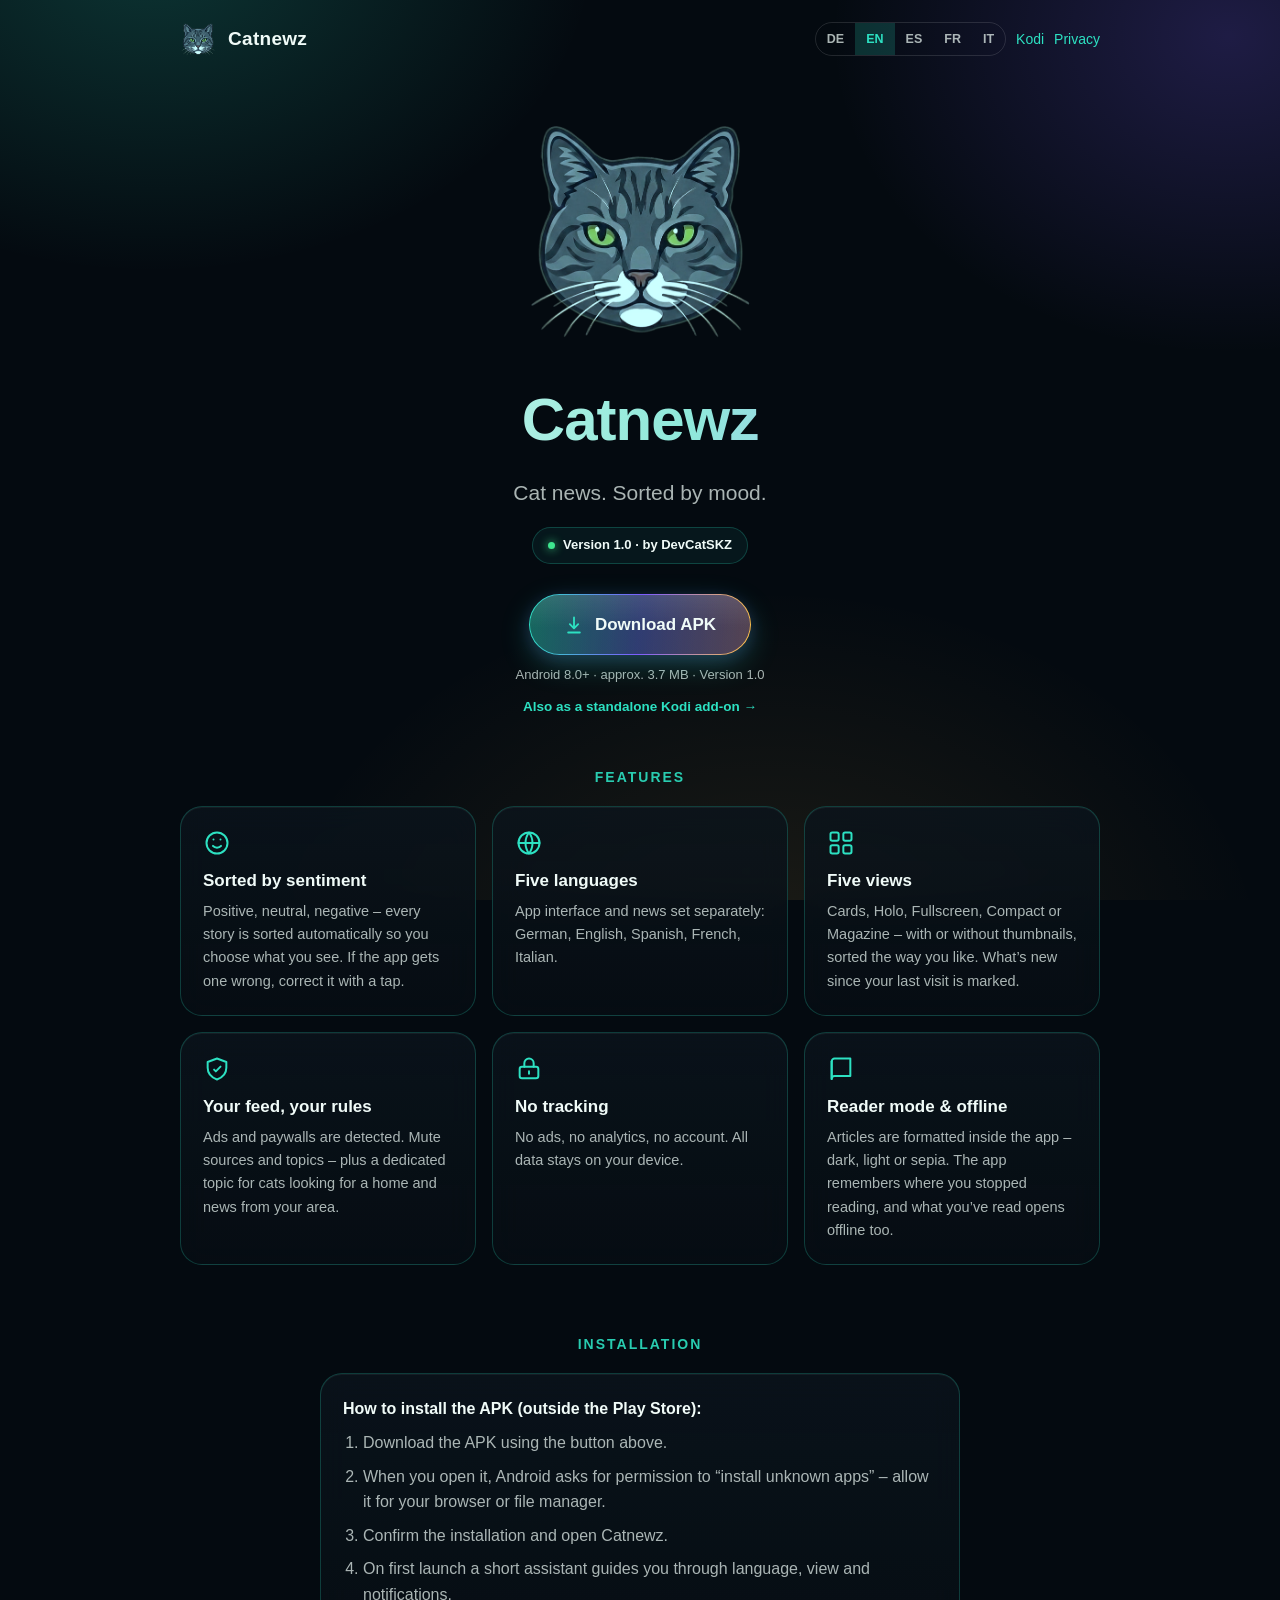
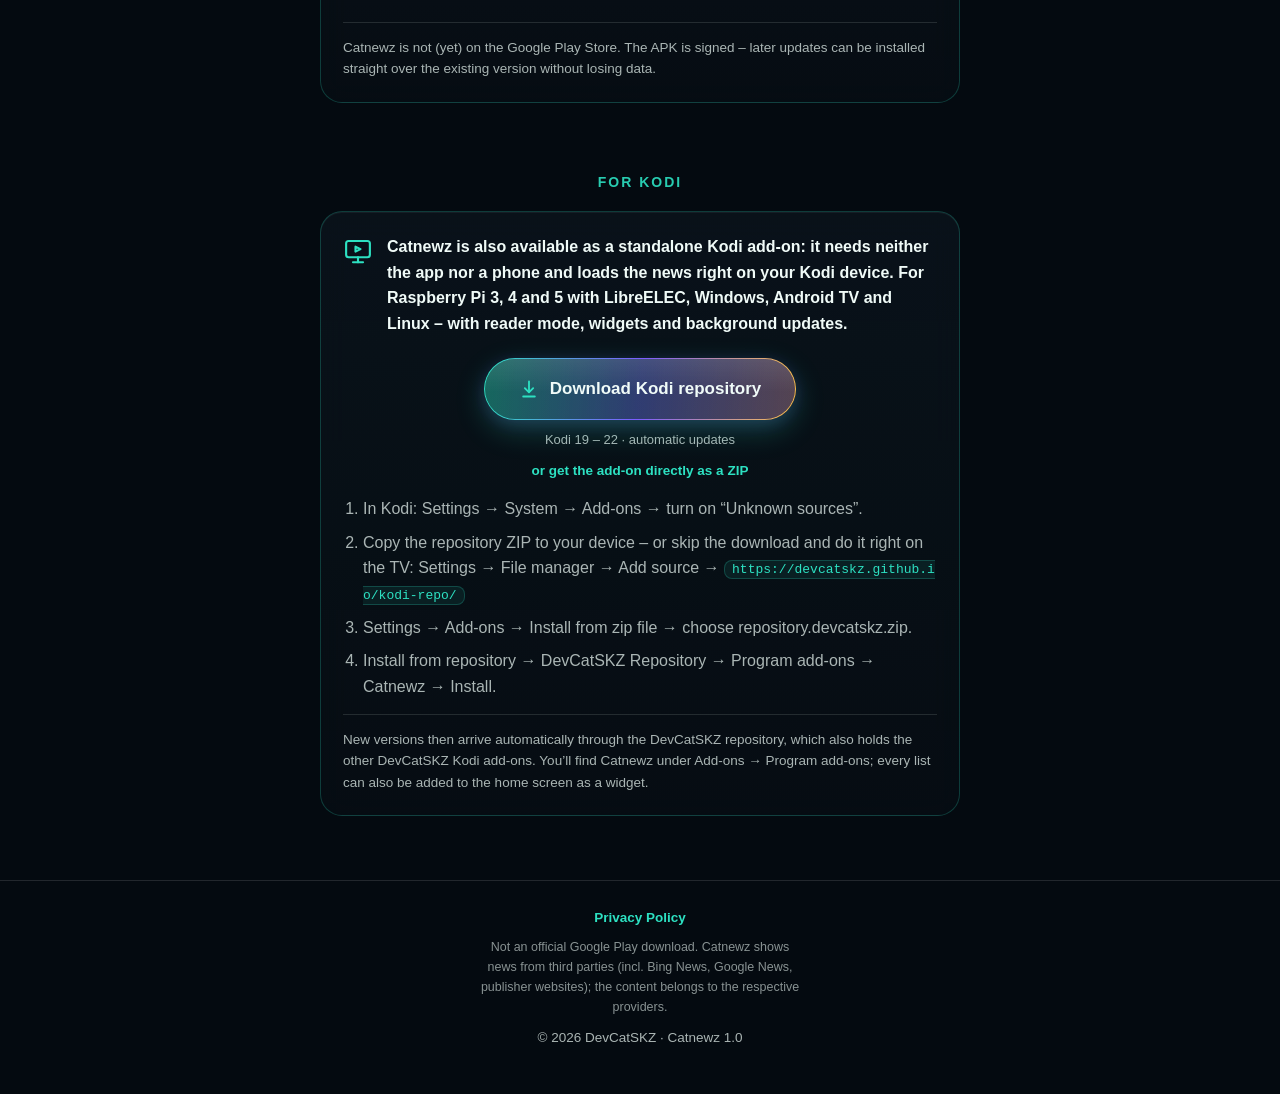
<file: index.html>
<!doctype html>
<html lang="de" data-lang="de">
<head>
<meta charset="utf-8">
<meta name="viewport" content="width=device-width, initial-scale=1">
<title>Catnewz – Katzen-Nachrichten, positiv sortiert</title>
<meta name="description" content="Catnewz: Katzen-Nachrichten, automatisch nach Stimmung sortiert. Fünf Sprachen, fünf Ansichten, kein Tracking. APK-Download und Kodi-Add-on.">
<meta name="theme-color" content="#040A10">
<link rel="icon" type="image/png" href="assets/cat-hd.png">
<link rel="apple-touch-icon" href="assets/cat.png">
<meta property="og:url" content="https://devcatskz.github.io/Catnewz/">
<meta property="og:title" content="Catnewz – Katzen-Nachrichten, positiv sortiert">
<meta property="og:description" content="Automatisch nach Stimmung sortiert · 5 Sprachen · 5 Ansichten · kein Tracking.">
<meta property="og:image" content="https://devcatskz.github.io/Catnewz/assets/og.png">
<meta property="og:image:width" content="1200">
<meta property="og:image:height" content="1200">
<meta property="og:type" content="website">
<meta name="twitter:card" content="summary_large_image">
<meta name="twitter:image" content="https://devcatskz.github.io/Catnewz/assets/og.png">
<link rel="stylesheet" href="assets/style.css">
<script type="application/json" id="tr">
{
 "de":{
  "nav_kodi":"Kodi",
  "kodi_hint":"Auch als eigenständiges Kodi-Add-on →",
  "kodi_title":"Für Kodi",
  "kodi_lead":"Catnewz gibt es auch als eigenständiges Kodi-Add-on: Es braucht weder die App noch ein Handy und lädt die Nachrichten direkt auf dem Kodi-Gerät. Für Raspberry Pi 3, 4 und 5 mit LibreELEC, Windows, Android TV und Linux – mit Lesemodus, Widgets und Aktualisierung im Hintergrund.",
  "kodi_repo":"Kodi-Repository herunterladen",
  "kodi_meta":"Kodi 19 – 22 · Updates automatisch",
  "kodi_zip":"oder das Add-on direkt als ZIP",
  "kstep1":"In Kodi: Einstellungen → System → Add-ons → „Unbekannte Herkunft“ einschalten.",
  "kstep2":"Repository-ZIP aufs Gerät kopieren – oder ohne Download direkt am Fernseher: Einstellungen → Dateimanager → Quelle hinzufügen →",
  "kstep3":"Einstellungen → Add-ons → Aus ZIP-Datei installieren → repository.devcatskz.zip wählen.",
  "kstep4":"Aus Repository installieren → DevCatSKZ Repository → Programm-Add-ons → Catnewz → Installieren.",
  "kodi_note":"Neue Versionen kommen danach automatisch über das DevCatSKZ-Repository – dort findest du auch die anderen Kodi-Add-ons von DevCatSKZ. Catnewz liegt unter Add-ons → Programm-Add-ons; jede Liste lässt sich auch als Widget auf den Startbildschirm legen.",
  "nav_privacy":"Datenschutz",
  "tagline":"Katzen-Nachrichten. Positiv sortiert.",
  "verchip":"Version 1.0 · by DevCatSKZ",
  "download":"APK herunterladen",
  "dl_meta":"Android 8.0+ · ca. 3,7 MB · Version 1.0",
  "features_title":"Funktionen",
  "f1_t":"Nach Stimmung sortiert","f1_d":"Positiv, neutral, negativ – jede Meldung wird automatisch einsortiert, damit du selbst wählst, was du siehst. Liegt die App mal daneben, korrigierst du es mit einem Tipp.",
  "f2_t":"Fünf Sprachen","f2_d":"App-Oberfläche und Nachrichten getrennt einstellbar: Deutsch, English, Español, Français, Italiano.",
  "f3_t":"Fünf Ansichten","f3_d":"Karten, Holo, Vollbild, Kompakt oder Magazin – mit oder ohne Vorschaubilder, sortiert, wie du willst. Was seit deinem letzten Besuch neu ist, ist markiert.",
  "f4_t":"Dein Feed, deine Regeln","f4_d":"Werbung und Paywalls werden erkannt. Quellen und Themen schaltest du stumm – dazu ein eigenes Thema für Katzen, die ein Zuhause suchen, und Meldungen aus deiner Region.",
  "f5_t":"Kein Tracking","f5_d":"Keine Werbung, keine Analyse, kein Konto. Alle Daten bleiben auf deinem Gerät.",
  "f6_t":"Lesemodus & Offline","f6_d":"Artikel werden in der App aufbereitet – dunkel, hell oder in Sepia. Die App merkt sich deine Lesestelle, und Gelesenes öffnet sich auch offline.",
  "install_title":"Installation",
  "install_lead":"So installierst du die APK (außerhalb des Play Store):",
  "step1":"APK über den Button oben herunterladen.",
  "step2":"Beim Öffnen fragt Android nach der Erlaubnis „Unbekannte Apps installieren“ – für den Browser bzw. Dateimanager erlauben.",
  "step3":"Installation bestätigen und Catnewz öffnen.",
  "step4":"Beim ersten Start führt dich ein kurzer Assistent durch Sprache, Ansicht und Benachrichtigungen.",
  "install_note":"Catnewz ist (noch) nicht im Google Play Store. Die APK ist signiert – spätere Updates lassen sich direkt über die installierte Version installieren, ohne Datenverlust.",
  "foot_privacy":"Datenschutzerklärung",
  "foot_disc":"Kein offizieller Google-Play-Download. Catnewz zeigt Nachrichten von Drittanbietern (u. a. Bing News, Google News, Verlags-Websites); die Inhalte gehören den jeweiligen Anbietern."
 },
 "en":{
  "nav_kodi":"Kodi",
  "kodi_hint":"Also as a standalone Kodi add-on →",
  "kodi_title":"For Kodi",
  "kodi_lead":"Catnewz is also available as a standalone Kodi add-on: it needs neither the app nor a phone and loads the news right on your Kodi device. For Raspberry Pi 3, 4 and 5 with LibreELEC, Windows, Android TV and Linux – with reader mode, widgets and background updates.",
  "kodi_repo":"Download Kodi repository",
  "kodi_meta":"Kodi 19 – 22 · automatic updates",
  "kodi_zip":"or get the add-on directly as a ZIP",
  "kstep1":"In Kodi: Settings → System → Add-ons → turn on “Unknown sources”.",
  "kstep2":"Copy the repository ZIP to your device – or skip the download and do it right on the TV: Settings → File manager → Add source →",
  "kstep3":"Settings → Add-ons → Install from zip file → choose repository.devcatskz.zip.",
  "kstep4":"Install from repository → DevCatSKZ Repository → Program add-ons → Catnewz → Install.",
  "kodi_note":"New versions then arrive automatically through the DevCatSKZ repository, which also holds the other DevCatSKZ Kodi add-ons. You’ll find Catnewz under Add-ons → Program add-ons; every list can also be added to the home screen as a widget.",
  "nav_privacy":"Privacy",
  "tagline":"Cat news. Sorted by mood.",
  "verchip":"Version 1.0 · by DevCatSKZ",
  "download":"Download APK",
  "dl_meta":"Android 8.0+ · approx. 3.7 MB · Version 1.0",
  "features_title":"Features",
  "f1_t":"Sorted by sentiment","f1_d":"Positive, neutral, negative – every story is sorted automatically so you choose what you see. If the app gets one wrong, correct it with a tap.",
  "f2_t":"Five languages","f2_d":"App interface and news set separately: German, English, Spanish, French, Italian.",
  "f3_t":"Five views","f3_d":"Cards, Holo, Fullscreen, Compact or Magazine – with or without thumbnails, sorted the way you like. What’s new since your last visit is marked.",
  "f4_t":"Your feed, your rules","f4_d":"Ads and paywalls are detected. Mute sources and topics – plus a dedicated topic for cats looking for a home and news from your area.",
  "f5_t":"No tracking","f5_d":"No ads, no analytics, no account. All data stays on your device.",
  "f6_t":"Reader mode & offline","f6_d":"Articles are formatted inside the app – dark, light or sepia. The app remembers where you stopped reading, and what you’ve read opens offline too.",
  "install_title":"Installation",
  "install_lead":"How to install the APK (outside the Play Store):",
  "step1":"Download the APK using the button above.",
  "step2":"When you open it, Android asks for permission to “install unknown apps” – allow it for your browser or file manager.",
  "step3":"Confirm the installation and open Catnewz.",
  "step4":"On first launch a short assistant guides you through language, view and notifications.",
  "install_note":"Catnewz is not (yet) on the Google Play Store. The APK is signed – later updates can be installed straight over the existing version without losing data.",
  "foot_privacy":"Privacy Policy",
  "foot_disc":"Not an official Google Play download. Catnewz shows news from third parties (incl. Bing News, Google News, publisher websites); the content belongs to the respective providers."
 },
 "es":{
  "nav_kodi":"Kodi",
  "kodi_hint":"También como add-on independiente para Kodi →",
  "kodi_title":"Para Kodi",
  "kodi_lead":"Catnewz también está disponible como add-on independiente para Kodi: no necesita la app ni el móvil y carga las noticias directamente en tu dispositivo Kodi. Para Raspberry Pi 3, 4 y 5 con LibreELEC, Windows, Android TV y Linux, con modo lectura, widgets y actualización en segundo plano.",
  "kodi_repo":"Descargar repositorio de Kodi",
  "kodi_meta":"Kodi 19 – 22 · actualizaciones automáticas",
  "kodi_zip":"o el add-on directamente como ZIP",
  "kstep1":"En Kodi: Ajustes → Sistema → Add-ons → activa «Orígenes desconocidos».",
  "kstep2":"Copia el ZIP del repositorio al dispositivo, o hazlo directamente en la tele sin descargar nada: Ajustes → Explorador de archivos → Añadir fuente →",
  "kstep3":"Ajustes → Add-ons → Instalar desde un archivo zip → elige repository.devcatskz.zip.",
  "kstep4":"Instalar desde repositorio → DevCatSKZ Repository → Add-ons de programas → Catnewz → Instalar.",
  "kodi_note":"Las nuevas versiones llegan después automáticamente a través del repositorio de DevCatSKZ, donde también están los demás add-ons de Kodi de DevCatSKZ. Encontrarás Catnewz en Add-ons → Add-ons de programas; cada lista también se puede añadir como widget a la pantalla de inicio.",
  "nav_privacy":"Privacidad",
  "tagline":"Noticias de gatos. Ordenadas por ánimo.",
  "verchip":"Versión 1.0 · by DevCatSKZ",
  "download":"Descargar APK",
  "dl_meta":"Android 8.0+ · aprox. 3,7 MB · Versión 1.0",
  "features_title":"Funciones",
  "f1_t":"Ordenadas por sentimiento","f1_d":"Positivas, neutras, negativas: cada noticia se clasifica automáticamente para que tú elijas qué ves. Si la app se equivoca, lo corriges con un toque.",
  "f2_t":"Cinco idiomas","f2_d":"Interfaz y noticias configurables por separado: alemán, inglés, español, francés e italiano.",
  "f3_t":"Cinco vistas","f3_d":"Tarjetas, Holo, Pantalla completa, Compacta o Revista: con o sin miniaturas, ordenado como prefieras. Lo nuevo desde tu última visita queda marcado.",
  "f4_t":"Tu feed, tus reglas","f4_d":"Se detectan la publicidad y los muros de pago. Silencia fuentes y temas; además, un tema propio para gatos que buscan hogar y noticias de tu región.",
  "f5_t":"Sin rastreo","f5_d":"Sin publicidad, sin analítica, sin cuenta. Todos los datos permanecen en tu dispositivo.",
  "f6_t":"Modo lectura y sin conexión","f6_d":"Los artículos se preparan dentro de la app: oscuro, claro o sepia. La app recuerda dónde te quedaste y lo leído se abre también sin conexión.",
  "install_title":"Instalación",
  "install_lead":"Cómo instalar el APK (fuera de Play Store):",
  "step1":"Descarga el APK con el botón de arriba.",
  "step2":"Al abrirlo, Android pedirá permiso para «instalar aplicaciones desconocidas»: concédelo al navegador o al gestor de archivos.",
  "step3":"Confirma la instalación y abre Catnewz.",
  "step4":"En el primer inicio, un breve asistente te guía por idioma, vista y notificaciones.",
  "install_note":"Catnewz (todavía) no está en Google Play Store. El APK está firmado: las actualizaciones posteriores pueden instalarse sobre la versión existente sin perder datos.",
  "foot_privacy":"Política de privacidad",
  "foot_disc":"No es una descarga oficial de Google Play. Catnewz muestra noticias de terceros (incl. Bing News, Google News, sitios de editores); el contenido pertenece a sus respectivos proveedores."
 },
 "fr":{
  "nav_kodi":"Kodi",
  "kodi_hint":"Aussi en extension Kodi autonome →",
  "kodi_title":"Pour Kodi",
  "kodi_lead":"Catnewz existe aussi en extension Kodi autonome : elle n’a besoin ni de l’app ni d’un téléphone et charge les actualités directement sur votre appareil Kodi. Pour Raspberry Pi 3, 4 et 5 avec LibreELEC, Windows, Android TV et Linux – avec mode lecture, widgets et mise à jour en arrière-plan.",
  "kodi_repo":"Télécharger le dépôt Kodi",
  "kodi_meta":"Kodi 19 – 22 · mises à jour automatiques",
  "kodi_zip":"ou l’extension directement en ZIP",
  "kstep1":"Dans Kodi : Paramètres → Système → Extensions → activer « Sources inconnues ».",
  "kstep2":"Copiez le ZIP du dépôt sur l’appareil – ou, sans téléchargement, directement sur la télé : Paramètres → Gestionnaire de fichiers → Ajouter une source →",
  "kstep3":"Paramètres → Extensions → Installer depuis un fichier zip → choisir repository.devcatskz.zip.",
  "kstep4":"Installer depuis un dépôt → DevCatSKZ Repository → Extensions de programmes → Catnewz → Installer.",
  "kodi_note":"Les nouvelles versions arrivent ensuite automatiquement via le dépôt DevCatSKZ, qui contient aussi les autres extensions Kodi de DevCatSKZ. Catnewz se trouve dans Extensions → Extensions de programmes ; chaque liste peut aussi être ajoutée comme widget à l’écran d’accueil.",
  "nav_privacy":"Confidentialité",
  "tagline":"Des news de chats. Triées par humeur.",
  "verchip":"Version 1.0 · by DevCatSKZ",
  "download":"Télécharger l’APK",
  "dl_meta":"Android 8.0+ · env. 3,7 Mo · Version 1.0",
  "features_title":"Fonctions",
  "f1_t":"Triées par sentiment","f1_d":"Positives, neutres, négatives : chaque actualité est classée automatiquement pour que vous choisissiez ce que vous voyez. Si l’app se trompe, corrigez-la d’un geste.",
  "f2_t":"Cinq langues","f2_d":"Interface et actualités réglables séparément : allemand, anglais, espagnol, français, italien.",
  "f3_t":"Cinq affichages","f3_d":"Cartes, Holo, Plein écran, Compact ou Magazine : avec ou sans vignettes, trié comme vous l’aimez. Les nouveautés depuis votre dernière visite sont signalées.",
  "f4_t":"Votre fil, vos règles","f4_d":"Pubs et paywalls sont détectés. Masquez sources et thèmes – avec en plus un thème dédié aux chats qui cherchent une famille et les actus de votre région.",
  "f5_t":"Aucun pistage","f5_d":"Pas de publicité, pas d’analyse, pas de compte. Toutes les données restent sur votre appareil.",
  "f6_t":"Mode lecture & hors ligne","f6_d":"Les articles sont mis en forme dans l’app – sombre, clair ou sépia. L’app retient où vous vous êtes arrêté, et ce que vous avez lu s’ouvre aussi hors ligne.",
  "install_title":"Installation",
  "install_lead":"Comment installer l’APK (hors Play Store) :",
  "step1":"Téléchargez l’APK via le bouton ci-dessus.",
  "step2":"À l’ouverture, Android demande l’autorisation d’« installer des applications inconnues » : accordez-la à votre navigateur ou gestionnaire de fichiers.",
  "step3":"Confirmez l’installation et ouvrez Catnewz.",
  "step4":"Au premier lancement, un court assistant vous guide pour la langue, l’affichage et les notifications.",
  "install_note":"Catnewz n’est pas (encore) sur le Google Play Store. L’APK est signé : les mises à jour ultérieures s’installent par-dessus la version existante sans perte de données.",
  "foot_privacy":"Politique de confidentialité",
  "foot_disc":"Ce n’est pas un téléchargement officiel Google Play. Catnewz affiche des actualités de tiers (dont Bing News, Google News, sites d’éditeurs) ; le contenu appartient à leurs fournisseurs respectifs."
 },
 "it":{
  "nav_kodi":"Kodi",
  "kodi_hint":"Anche come add-on autonomo per Kodi →",
  "kodi_title":"Per Kodi",
  "kodi_lead":"Catnewz è disponibile anche come add-on autonomo per Kodi: non servono né l’app né lo smartphone, le notizie vengono caricate direttamente sul dispositivo Kodi. Per Raspberry Pi 3, 4 e 5 con LibreELEC, Windows, Android TV e Linux, con modalità lettura, widget e aggiornamento in background.",
  "kodi_repo":"Scarica il repository Kodi",
  "kodi_meta":"Kodi 19 – 22 · aggiornamenti automatici",
  "kodi_zip":"oppure l’add-on direttamente come ZIP",
  "kstep1":"In Kodi: Impostazioni → Sistema → Add-on → attiva «Origini sconosciute».",
  "kstep2":"Copia lo ZIP del repository sul dispositivo, oppure senza download direttamente sulla TV: Impostazioni → File manager → Aggiungi sorgente →",
  "kstep3":"Impostazioni → Add-on → Installa da file zip → scegli repository.devcatskz.zip.",
  "kstep4":"Installa da repository → DevCatSKZ Repository → Add-on programmi → Catnewz → Installa.",
  "kodi_note":"Le nuove versioni arrivano poi automaticamente tramite il repository DevCatSKZ, che contiene anche gli altri add-on Kodi di DevCatSKZ. Trovi Catnewz in Add-on → Add-on programmi; ogni elenco si può anche aggiungere come widget alla schermata principale.",
  "nav_privacy":"Privacy",
  "tagline":"Notizie di gatti. Ordinate per umore.",
  "verchip":"Versione 1.0 · by DevCatSKZ",
  "download":"Scarica l’APK",
  "dl_meta":"Android 8.0+ · circa 3,7 MB · Versione 1.0",
  "features_title":"Funzioni",
  "f1_t":"Ordinate per sentiment","f1_d":"Positive, neutre, negative: ogni notizia viene classificata automaticamente, così scegli tu cosa vedere. Se l’app sbaglia, correggi con un tocco.",
  "f2_t":"Cinque lingue","f2_d":"Interfaccia e notizie impostabili separatamente: tedesco, inglese, spagnolo, francese, italiano.",
  "f3_t":"Cinque viste","f3_d":"Schede, Holo, Schermo intero, Compatta o Rivista: con o senza anteprime, ordinate come preferisci. Le novità dall’ultima visita sono segnalate.",
  "f4_t":"Il tuo feed, le tue regole","f4_d":"Pubblicità e paywall vengono riconosciuti. Silenzia fonti e temi – in più un tema dedicato ai gatti che cercano casa e le notizie della tua zona.",
  "f5_t":"Nessun tracciamento","f5_d":"Niente pubblicità, niente analisi, nessun account. Tutti i dati restano sul tuo dispositivo.",
  "f6_t":"Modalità lettura e offline","f6_d":"Gli articoli vengono formattati nell’app: scuro, chiaro o seppia. L’app ricorda dove eri rimasto e ciò che hai letto si apre anche offline.",
  "install_title":"Installazione",
  "install_lead":"Come installare l’APK (fuori dal Play Store):",
  "step1":"Scarica l’APK con il pulsante qui sopra.",
  "step2":"All’apertura, Android chiede l’autorizzazione a «installare app sconosciute»: concedila al browser o al file manager.",
  "step3":"Conferma l’installazione e apri Catnewz.",
  "step4":"Al primo avvio una breve procedura ti guida tra lingua, vista e notifiche.",
  "install_note":"Catnewz non è (ancora) sul Google Play Store. L’APK è firmato: gli aggiornamenti successivi si installano sopra la versione esistente senza perdere i dati.",
  "foot_privacy":"Informativa sulla privacy",
  "foot_disc":"Non è un download ufficiale di Google Play. Catnewz mostra notizie di terzi (tra cui Bing News, Google News, siti editoriali); i contenuti appartengono ai rispettivi fornitori."
 }
}
</script>
<script>window.TR = JSON.parse(document.getElementById("tr").textContent);</script>
</head>
<body>
<div class="wrap">
  <header class="topbar">
    <div class="brand"><img class="mark" src="assets/cat-hd.png" width="523" height="507" alt=""> Catnewz</div>
    <nav class="nav">
      <div class="langswitch" role="group" aria-label="Sprache / Language">
        <button data-set-lang="de">DE</button><button data-set-lang="en">EN</button><button data-set-lang="es">ES</button><button data-set-lang="fr">FR</button><button data-set-lang="it">IT</button>
      </div>
      <a href="#kodi" data-i18n="nav_kodi">Kodi</a>
      <a href="privacy.html" data-i18n="nav_privacy">Datenschutz</a>
    </nav>
  </header>

  <section class="hero">
    <div class="appicon"><img src="assets/cat-hd.png" width="523" height="507" alt="Catnewz"></div>
    <h1>Catnewz</h1>
    <p class="tagline" data-i18n="tagline">Katzen-Nachrichten. Positiv sortiert.</p>
    <div><span class="verchip"><span class="dot"></span><span data-i18n="verchip">Version 1.0 · by DevCatSKZ</span></span></div>
    <div class="cta-row">
      <a class="btn" href="https://github.com/DevCatSKZ/Catnewz/releases/download/v1.0/catnewz-1.0.apk">
        <svg viewBox="0 0 24 24" fill="none" stroke="currentColor" stroke-width="2.2" stroke-linecap="round" stroke-linejoin="round"><path d="M12 3v12"/><path d="m7 11 5 5 5-5"/><path d="M5 21h14"/></svg>
        <span data-i18n="download">APK herunterladen</span>
      </a>
      <span class="dl-meta" data-i18n="dl_meta">Android 8.0+ · ca. 3,7 MB · Version 1.0</span>
      <a class="dl-alt" href="#kodi" data-i18n="kodi_hint">Auch als eigenständiges Kodi-Add-on →</a>
    </div>
  </section>

  <section>
    <div class="section-title" data-i18n="features_title">Funktionen</div>
    <div class="features">
      <div class="card feature">
        <span class="ic"><svg viewBox="0 0 24 24" fill="none" stroke="currentColor" stroke-width="1.7" stroke-linecap="round" stroke-linejoin="round"><circle cx="12" cy="12" r="9"/><path d="M8.5 14.5s1.2 1.5 3.5 1.5 3.5-1.5 3.5-1.5"/><path d="M9 9h.01M15 9h.01"/></svg></span>
        <h3 data-i18n="f1_t">Nach Stimmung sortiert</h3>
        <p data-i18n="f1_d"></p>
      </div>
      <div class="card feature">
        <span class="ic"><svg viewBox="0 0 24 24" fill="none" stroke="currentColor" stroke-width="1.7" stroke-linecap="round" stroke-linejoin="round"><circle cx="12" cy="12" r="9"/><path d="M3 12h18"/><path d="M12 3a15 15 0 0 1 0 18 15 15 0 0 1 0-18Z"/></svg></span>
        <h3 data-i18n="f2_t">Fünf Sprachen</h3>
        <p data-i18n="f2_d"></p>
      </div>
      <div class="card feature">
        <span class="ic"><svg viewBox="0 0 24 24" fill="none" stroke="currentColor" stroke-width="1.7" stroke-linecap="round" stroke-linejoin="round"><rect x="3" y="3" width="7" height="7" rx="1.5"/><rect x="14" y="3" width="7" height="7" rx="1.5"/><rect x="3" y="14" width="7" height="7" rx="1.5"/><rect x="14" y="14" width="7" height="7" rx="1.5"/></svg></span>
        <h3 data-i18n="f3_t">Fünf Ansichten</h3>
        <p data-i18n="f3_d"></p>
      </div>
      <div class="card feature">
        <span class="ic"><svg viewBox="0 0 24 24" fill="none" stroke="currentColor" stroke-width="1.7" stroke-linecap="round" stroke-linejoin="round"><path d="M12 3 4 6v5c0 4.5 3.2 8.3 8 10 4.8-1.7 8-5.5 8-10V6l-8-3Z"/><path d="M9.5 12.5 11 14l4-4"/></svg></span>
        <h3 data-i18n="f4_t">Dein Feed, deine Regeln</h3>
        <p data-i18n="f4_d"></p>
      </div>
      <div class="card feature">
        <span class="ic"><svg viewBox="0 0 24 24" fill="none" stroke="currentColor" stroke-width="1.7" stroke-linecap="round" stroke-linejoin="round"><rect x="4" y="10" width="16" height="10" rx="2"/><path d="M8 10V7a4 4 0 0 1 8 0v3"/><path d="M12 14v2"/></svg></span>
        <h3 data-i18n="f5_t">Kein Tracking</h3>
        <p data-i18n="f5_d"></p>
      </div>
      <div class="card feature">
        <span class="ic"><svg viewBox="0 0 24 24" fill="none" stroke="currentColor" stroke-width="1.7" stroke-linecap="round" stroke-linejoin="round"><path d="M4 5.5A2.5 2.5 0 0 1 6.5 3H20v15H6.5A2.5 2.5 0 0 0 4 20.5Z"/><path d="M4 5.5V20.5"/></svg></span>
        <h3 data-i18n="f6_t">Lesemodus & Offline</h3>
        <p data-i18n="f6_d"></p>
      </div>
    </div>
  </section>

  <section>
    <div class="section-title" data-i18n="install_title">Installation</div>
    <div class="card steps">
      <p class="lead" data-i18n="install_lead" style="font-weight:700;color:var(--text)">So installierst du die APK:</p>
      <ol>
        <li data-i18n="step1"></li>
        <li data-i18n="step2"></li>
        <li data-i18n="step3"></li>
        <li data-i18n="step4"></li>
      </ol>
      <p class="note" data-i18n="install_note"></p>
    </div>
  </section>

  <section id="kodi">
    <div class="section-title" data-i18n="kodi_title">Für Kodi</div>
    <div class="card steps kodi">
      <div class="kodi-head">
        <span class="ic"><svg viewBox="0 0 24 24" fill="none" stroke="currentColor" stroke-width="1.7" stroke-linecap="round" stroke-linejoin="round"><rect x="2.5" y="4" width="19" height="13" rx="2"/><path d="M8 21h8"/><path d="M12 17v4"/><path d="m10 8.5 4 2-4 2Z"/></svg></span>
        <p class="lead" data-i18n="kodi_lead"></p>
      </div>
      <div class="cta-row">
        <a class="btn" href="https://github.com/DevCatSKZ/kodi-repo/raw/main/repository.devcatskz.zip">
          <svg viewBox="0 0 24 24" fill="none" stroke="currentColor" stroke-width="2.2" stroke-linecap="round" stroke-linejoin="round"><path d="M12 3v12"/><path d="m7 11 5 5 5-5"/><path d="M5 21h14"/></svg>
          <span data-i18n="kodi_repo">Kodi-Repository herunterladen</span>
        </a>
        <span class="dl-meta" data-i18n="kodi_meta">Kodi 19 – 22 · Updates automatisch</span>
        <a class="dl-alt" href="https://github.com/DevCatSKZ/kodi-repo/raw/main/downloads/Catnewz-Kodi-alle-Geraete.zip" data-i18n="kodi_zip">oder das Add-on direkt als ZIP</a>
      </div>
      <ol>
        <li data-i18n="kstep1"></li>
        <li><span data-i18n="kstep2"></span> <code class="url">https://devcatskz.github.io/kodi-repo/</code></li>
        <li data-i18n="kstep3"></li>
        <li data-i18n="kstep4"></li>
      </ol>
      <p class="note" data-i18n="kodi_note"></p>
    </div>
  </section>
</div>

<footer>
  <div class="wrap">
    <a href="privacy.html" data-i18n="foot_privacy">Datenschutzerklärung</a>
    <p class="disc" data-i18n="foot_disc"></p>
    <p style="margin-top:10px">© 2026 DevCatSKZ · Catnewz 1.0</p>
  </div>
</footer>

<script src="assets/i18n.js"></script>
</body>
</html>
</file>
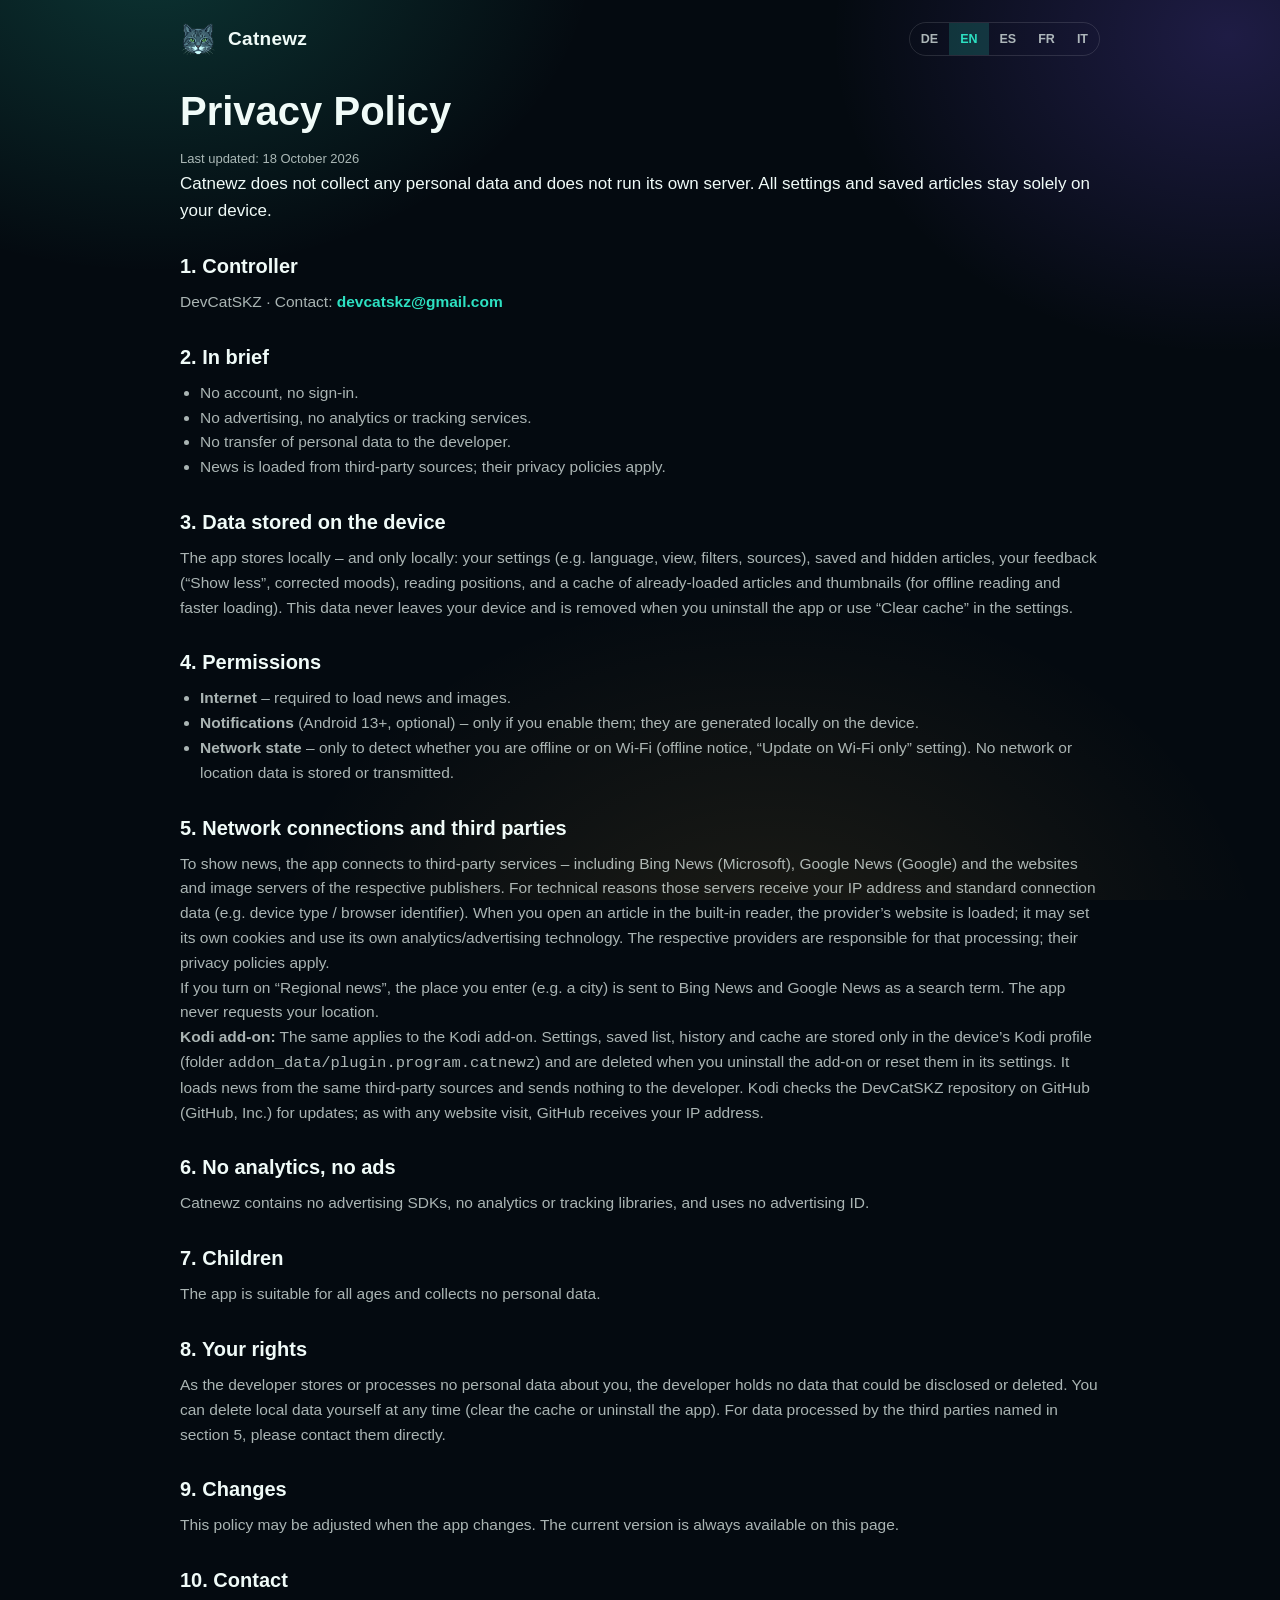
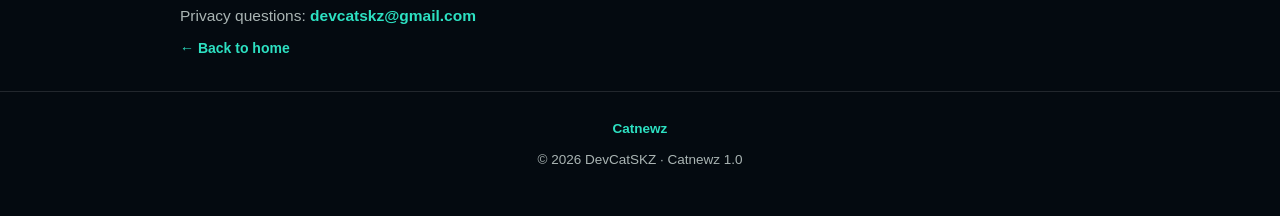
<file: privacy.html>
<!doctype html>
<html lang="de" data-lang="de">
<head>
<meta charset="utf-8">
<meta name="viewport" content="width=device-width, initial-scale=1">
<title>Catnewz – Datenschutzerklärung / Privacy Policy</title>
<meta name="description" content="Datenschutzerklärung der Catnewz-App: keine Datenerhebung, kein Tracking, kein eigener Server.">
<meta name="theme-color" content="#040A10">
<link rel="icon" type="image/png" href="assets/cat-hd.png">
<link rel="apple-touch-icon" href="assets/cat.png">
<meta property="og:title" content="Catnewz – Datenschutzerklärung / Privacy Policy">
<meta property="og:description" content="Keine Datenerhebung, kein Tracking, kein eigener Server – alles bleibt auf dem Gerät.">
<meta property="og:image" content="https://devcatskz.github.io/Catnewz/assets/og.png">
<meta property="og:image:width" content="1200">
<meta property="og:image:height" content="1200">
<meta property="og:type" content="website">
<meta name="twitter:card" content="summary_large_image">
<meta name="twitter:image" content="https://devcatskz.github.io/Catnewz/assets/og.png">
<meta name="robots" content="index,follow">
<link rel="stylesheet" href="assets/style.css">
</head>
<body>
<div class="wrap">
  <header class="topbar">
    <a class="brand" href="index.html" style="color:inherit;text-decoration:none"><img class="mark" src="assets/cat-hd.png" width="523" height="507" alt=""> Catnewz</a>
    <nav class="nav">
      <div class="langswitch" role="group" aria-label="Sprache / Language">
        <button data-set-lang="de">DE</button><button data-set-lang="en">EN</button><button data-set-lang="es">ES</button><button data-set-lang="fr">FR</button><button data-set-lang="it">IT</button>
      </div>
    </nav>
  </header>

  <!-- ================= DEUTSCH ================= -->
  <article class="legal" data-lang-block="de">
    <h1>Datenschutzerklärung</h1>
    <p class="updated">Stand: 18. Oktober 2026</p>
    <p class="lead">Catnewz erhebt keine personenbezogenen Daten und betreibt keinen eigenen Server. Alle Einstellungen und gemerkten Artikel bleiben ausschließlich auf deinem Gerät.</p>

    <h2>1. Verantwortlicher</h2>
    <p>DevCatSKZ · Kontakt: <b><a href="mailto:devcatskz@gmail.com">devcatskz@gmail.com</a></b></p>

    <h2>2. Kurzfassung</h2>
    <ul>
      <li>Kein Konto, keine Anmeldung.</li>
      <li>Keine Werbung, keine Analyse- oder Tracking-Dienste.</li>
      <li>Keine Übertragung personenbezogener Daten an den Entwickler.</li>
      <li>Nachrichten werden von Drittquellen geladen; dabei gelten deren Datenschutzbestimmungen.</li>
    </ul>

    <h2>3. Daten, die auf dem Gerät gespeichert werden</h2>
    <p>Die App speichert lokal – und nur lokal: deine Einstellungen (z. B. Sprache, Ansicht, Filter, Quellen), gemerkte und ausgeblendete Artikel, deine Rückmeldungen („Weniger davon“, korrigierte Stimmungen), Lesestellen sowie einen Zwischenspeicher bereits geladener Artikel und Vorschaubilder (für Offline-Lesen und schnelleres Laden). Diese Daten verlassen dein Gerät nicht und werden beim Deinstallieren der App bzw. über „Cache leeren“ in den Einstellungen gelöscht.</p>

    <h2>4. Berechtigungen</h2>
    <ul>
      <li><b>Internet</b> – notwendig, um Nachrichten und Bilder zu laden.</li>
      <li><b>Benachrichtigungen</b> (Android 13+, optional) – nur wenn du sie aktivierst; sie werden lokal auf dem Gerät erzeugt.</li>
      <li><b>Netzwerkstatus</b> – nur um zu erkennen, ob du offline bist bzw. ein WLAN nutzt (Offline-Hinweis, Einstellung „Nur im WLAN aktualisieren“). Es werden keine Netzwerk- oder Standortdaten gespeichert oder übertragen.</li>
    </ul>

    <h2>5. Netzwerkverbindungen und Drittanbieter</h2>
    <p>Um Nachrichten anzuzeigen, verbindet sich die App mit Diensten Dritter – u. a. Bing News (Microsoft), Google News (Google) sowie den Websites und Bild-Servern der jeweiligen Verlage. Technisch bedingt erhalten diese Server deine IP-Adresse und übliche Verbindungsdaten (z. B. Gerätetyp/Browserkennung). Öffnest du einen Artikel im integrierten Lesemodus, wird die Website des jeweiligen Anbieters geladen; diese kann eigene Cookies setzen und eigene Analyse-/Werbetechnik verwenden. Für diese Verarbeitung sind die jeweiligen Anbieter verantwortlich; es gelten deren Datenschutzerklärungen.</p>

    <p>Schaltest du „Regionale Nachrichten“ ein, wird der von dir eingegebene Ort (z. B. eine Stadt) als Suchbegriff an Bing News und Google News übermittelt. Die App fragt keinen Standort ab.</p>

    <p><b>Kodi-Add-on:</b> Für das Kodi-Add-on gilt dasselbe. Einstellungen, Merkliste, Verlauf und Zwischenspeicher liegen nur im Kodi-Profil des Geräts (Ordner <code>addon_data/plugin.program.catnewz</code>) und werden beim Deinstallieren bzw. über die Einstellungen des Add-ons gelöscht. Es lädt Nachrichten von denselben Drittquellen und überträgt nichts an den Entwickler. Nach Updates fragt Kodi beim DevCatSKZ-Repository auf GitHub (GitHub, Inc.); dabei erhält GitHub wie bei jedem Website-Aufruf deine IP-Adresse.</p>

    <h2>6. Keine Analyse, keine Werbung</h2>
    <p>Catnewz enthält keine Werbe-SDKs, keine Analyse- oder Tracking-Bibliotheken und verwendet keine Werbe-ID.</p>

    <h2>7. Kinder</h2>
    <p>Die App ist für alle Altersgruppen geeignet und erhebt keine personenbezogenen Daten.</p>

    <h2>8. Deine Rechte</h2>
    <p>Da der Entwickler keine personenbezogenen Daten von dir speichert oder verarbeitet, liegen beim Entwickler keine Daten vor, über die Auskunft erteilt oder die gelöscht werden könnten. Lokale Daten kannst du jederzeit selbst löschen (Cache leeren bzw. App deinstallieren). Für Daten, die bei den unter Punkt 5 genannten Drittanbietern anfallen, wende dich bitte direkt an diese.</p>

    <h2>9. Änderungen</h2>
    <p>Diese Erklärung kann angepasst werden, wenn sich die App ändert. Die jeweils aktuelle Fassung ist auf dieser Seite verfügbar.</p>

    <h2>10. Kontakt</h2>
    <p>Fragen zum Datenschutz: <b><a href="mailto:devcatskz@gmail.com">devcatskz@gmail.com</a></b></p>
    <a class="backlink" href="index.html">← Zurück zur Startseite</a>
  </article>

  <!-- ================= ENGLISH ================= -->
  <article class="legal" data-lang-block="en">
    <h1>Privacy Policy</h1>
    <p class="updated">Last updated: 18 October 2026</p>
    <p class="lead">Catnewz does not collect any personal data and does not run its own server. All settings and saved articles stay solely on your device.</p>

    <h2>1. Controller</h2>
    <p>DevCatSKZ · Contact: <b><a href="mailto:devcatskz@gmail.com">devcatskz@gmail.com</a></b></p>

    <h2>2. In brief</h2>
    <ul>
      <li>No account, no sign-in.</li>
      <li>No advertising, no analytics or tracking services.</li>
      <li>No transfer of personal data to the developer.</li>
      <li>News is loaded from third-party sources; their privacy policies apply.</li>
    </ul>

    <h2>3. Data stored on the device</h2>
    <p>The app stores locally – and only locally: your settings (e.g. language, view, filters, sources), saved and hidden articles, your feedback (“Show less”, corrected moods), reading positions, and a cache of already-loaded articles and thumbnails (for offline reading and faster loading). This data never leaves your device and is removed when you uninstall the app or use “Clear cache” in the settings.</p>

    <h2>4. Permissions</h2>
    <ul>
      <li><b>Internet</b> – required to load news and images.</li>
      <li><b>Notifications</b> (Android 13+, optional) – only if you enable them; they are generated locally on the device.</li>
      <li><b>Network state</b> – only to detect whether you are offline or on Wi-Fi (offline notice, “Update on Wi-Fi only” setting). No network or location data is stored or transmitted.</li>
    </ul>

    <h2>5. Network connections and third parties</h2>
    <p>To show news, the app connects to third-party services – including Bing News (Microsoft), Google News (Google) and the websites and image servers of the respective publishers. For technical reasons those servers receive your IP address and standard connection data (e.g. device type / browser identifier). When you open an article in the built-in reader, the provider’s website is loaded; it may set its own cookies and use its own analytics/advertising technology. The respective providers are responsible for that processing; their privacy policies apply.</p>

    <p>If you turn on “Regional news”, the place you enter (e.g. a city) is sent to Bing News and Google News as a search term. The app never requests your location.</p>

    <p><b>Kodi add-on:</b> The same applies to the Kodi add-on. Settings, saved list, history and cache are stored only in the device’s Kodi profile (folder <code>addon_data/plugin.program.catnewz</code>) and are deleted when you uninstall the add-on or reset them in its settings. It loads news from the same third-party sources and sends nothing to the developer. Kodi checks the DevCatSKZ repository on GitHub (GitHub, Inc.) for updates; as with any website visit, GitHub receives your IP address.</p>

    <h2>6. No analytics, no ads</h2>
    <p>Catnewz contains no advertising SDKs, no analytics or tracking libraries, and uses no advertising ID.</p>

    <h2>7. Children</h2>
    <p>The app is suitable for all ages and collects no personal data.</p>

    <h2>8. Your rights</h2>
    <p>As the developer stores or processes no personal data about you, the developer holds no data that could be disclosed or deleted. You can delete local data yourself at any time (clear the cache or uninstall the app). For data processed by the third parties named in section 5, please contact them directly.</p>

    <h2>9. Changes</h2>
    <p>This policy may be adjusted when the app changes. The current version is always available on this page.</p>

    <h2>10. Contact</h2>
    <p>Privacy questions: <b><a href="mailto:devcatskz@gmail.com">devcatskz@gmail.com</a></b></p>
    <a class="backlink" href="index.html">← Back to home</a>
  </article>

  <!-- ================= ESPAÑOL ================= -->
  <article class="legal" data-lang-block="es">
    <h1>Política de privacidad</h1>
    <p class="updated">Última actualización: 18 de octubre de 2026</p>
    <p class="lead">Catnewz no recopila datos personales ni utiliza un servidor propio. Todos los ajustes y artículos guardados permanecen únicamente en tu dispositivo.</p>

    <h2>1. Responsable</h2>
    <p>DevCatSKZ · Contacto: <b><a href="mailto:devcatskz@gmail.com">devcatskz@gmail.com</a></b></p>

    <h2>2. Resumen</h2>
    <ul>
      <li>Sin cuenta, sin registro.</li>
      <li>Sin publicidad, sin servicios de analítica o rastreo.</li>
      <li>Sin transferencia de datos personales al desarrollador.</li>
      <li>Las noticias se cargan de fuentes de terceros; se aplican sus políticas de privacidad.</li>
    </ul>

    <h2>3. Datos almacenados en el dispositivo</h2>
    <p>La app almacena localmente – y solo localmente: tus ajustes (p. ej. idioma, vista, filtros, fuentes), los artículos guardados y ocultos, tus indicaciones («Mostrar menos», estados de ánimo corregidos), dónde te quedaste leyendo y una caché de artículos ya cargados y de miniaturas (para lectura sin conexión y carga más rápida). Estos datos no salen de tu dispositivo y se eliminan al desinstalar la app o mediante «Borrar caché» en los ajustes.</p>

    <h2>4. Permisos</h2>
    <ul>
      <li><b>Internet</b> – necesario para cargar noticias e imágenes.</li>
      <li><b>Notificaciones</b> (Android 13+, opcional) – solo si las activas; se generan localmente en el dispositivo.</li>
      <li><b>Estado de la red</b> – solo para saber si estás sin conexión o en una red wifi (aviso sin conexión, ajuste «Actualizar solo con wifi»). No se guardan ni se transmiten datos de red ni de ubicación.</li>
    </ul>

    <h2>5. Conexiones de red y terceros</h2>
    <p>Para mostrar noticias, la app se conecta a servicios de terceros: entre otros, Bing News (Microsoft), Google News (Google) y los sitios web y servidores de imágenes de los respectivos editores. Por motivos técnicos, esos servidores reciben tu dirección IP y datos de conexión habituales (p. ej. tipo de dispositivo / identificador del navegador). Al abrir un artículo en el lector integrado se carga el sitio web del proveedor correspondiente, que puede establecer sus propias cookies y usar su propia tecnología de analítica/publicidad. De ese tratamiento son responsables los respectivos proveedores; se aplican sus políticas de privacidad.</p>

    <p>Si activas «Noticias regionales», el lugar que introduces (p. ej. una ciudad) se envía a Bing News y Google News como término de búsqueda. La app nunca solicita tu ubicación.</p>

    <p><b>Add-on de Kodi:</b> lo mismo se aplica al add-on de Kodi. Los ajustes, la lista de guardados, el historial y la caché se guardan solo en el perfil de Kodi del dispositivo (carpeta <code>addon_data/plugin.program.catnewz</code>) y se eliminan al desinstalar el add-on o al restablecerlos en sus ajustes. Carga las noticias de las mismas fuentes de terceros y no envía nada al desarrollador. Kodi consulta las actualizaciones en el repositorio de DevCatSKZ en GitHub (GitHub, Inc.); como en cualquier visita a una web, GitHub recibe tu dirección IP.</p>

    <h2>6. Sin analítica, sin publicidad</h2>
    <p>Catnewz no contiene SDK de publicidad ni bibliotecas de analítica o rastreo, y no utiliza ningún identificador publicitario.</p>

    <h2>7. Menores</h2>
    <p>La app es apta para todas las edades y no recopila datos personales.</p>

    <h2>8. Tus derechos</h2>
    <p>Dado que el desarrollador no almacena ni trata datos personales sobre ti, no dispone de datos que puedan facilitarse o eliminarse. Puedes borrar los datos locales tú mismo en cualquier momento (borrar la caché o desinstalar la app). Para los datos que traten los terceros mencionados en el punto 5, contacta directamente con ellos.</p>

    <h2>9. Cambios</h2>
    <p>Esta política puede ajustarse cuando la app cambie. La versión vigente está siempre disponible en esta página.</p>

    <h2>10. Contacto</h2>
    <p>Consultas sobre privacidad: <b><a href="mailto:devcatskz@gmail.com">devcatskz@gmail.com</a></b></p>
    <a class="backlink" href="index.html">← Volver al inicio</a>
  </article>

  <!-- ================= FRANÇAIS ================= -->
  <article class="legal" data-lang-block="fr">
    <h1>Politique de confidentialité</h1>
    <p class="updated">Dernière mise à jour : 18 octobre 2026</p>
    <p class="lead">Catnewz ne collecte aucune donnée personnelle et n’utilise pas de serveur propre. Tous les réglages et articles enregistrés restent uniquement sur votre appareil.</p>

    <h2>1. Responsable</h2>
    <p>DevCatSKZ · Contact : <b><a href="mailto:devcatskz@gmail.com">devcatskz@gmail.com</a></b></p>

    <h2>2. En bref</h2>
    <ul>
      <li>Pas de compte, pas d’inscription.</li>
      <li>Pas de publicité, pas de service d’analyse ou de pistage.</li>
      <li>Aucun transfert de données personnelles au développeur.</li>
      <li>Les actualités sont chargées depuis des sources tierces ; leurs politiques de confidentialité s’appliquent.</li>
    </ul>

    <h2>3. Données stockées sur l’appareil</h2>
    <p>L’app stocke localement – et uniquement localement : vos réglages (p. ex. langue, affichage, filtres, sources), les articles enregistrés et masqués, vos retours (« Moins de ce type », humeurs corrigées), vos positions de lecture, ainsi qu’un cache des articles déjà chargés et des vignettes (pour la lecture hors ligne et un chargement plus rapide). Ces données ne quittent pas votre appareil et sont supprimées lorsque vous désinstallez l’app ou via « Vider le cache » dans les réglages.</p>

    <h2>4. Autorisations</h2>
    <ul>
      <li><b>Internet</b> – nécessaire pour charger les actualités et les images.</li>
      <li><b>Notifications</b> (Android 13+, facultatif) – uniquement si vous les activez ; elles sont générées localement sur l’appareil.</li>
      <li><b>État du réseau</b> – uniquement pour savoir si vous êtes hors ligne ou en Wi-Fi (avis hors ligne, réglage « Actualiser uniquement en Wi-Fi »). Aucune donnée réseau ni de localisation n’est enregistrée ou transmise.</li>
    </ul>

    <h2>5. Connexions réseau et tiers</h2>
    <p>Pour afficher les actualités, l’app se connecte à des services tiers – notamment Bing News (Microsoft), Google News (Google) ainsi que les sites web et serveurs d’images des éditeurs concernés. Pour des raisons techniques, ces serveurs reçoivent votre adresse IP et des données de connexion habituelles (p. ex. type d’appareil / identifiant du navigateur). Lorsque vous ouvrez un article dans le lecteur intégré, le site web du fournisseur concerné est chargé ; il peut déposer ses propres cookies et utiliser sa propre technologie d’analyse/publicité. Ces traitements relèvent de la responsabilité des fournisseurs concernés ; leurs politiques de confidentialité s’appliquent.</p>

    <p>Si vous activez « Actus régionales », le lieu que vous saisissez (p. ex. une ville) est transmis à Bing News et Google News comme terme de recherche. L’app ne demande jamais votre position.</p>

    <p><b>Extension Kodi :</b> il en va de même pour l’extension Kodi. Les réglages, la liste enregistrée, l’historique et le cache sont stockés uniquement dans le profil Kodi de l’appareil (dossier <code>addon_data/plugin.program.catnewz</code>) et sont supprimés lors de la désinstallation ou via ses réglages. Elle charge les actualités depuis les mêmes sources tierces et n’envoie rien au développeur. Kodi vérifie les mises à jour sur le dépôt DevCatSKZ hébergé sur GitHub (GitHub, Inc.) ; comme pour toute visite d’un site web, GitHub reçoit votre adresse IP.</p>

    <h2>6. Aucune analyse, aucune publicité</h2>
    <p>Catnewz ne contient aucun SDK publicitaire, aucune bibliothèque d’analyse ou de pistage, et n’utilise aucun identifiant publicitaire.</p>

    <h2>7. Enfants</h2>
    <p>L’app convient à tous les âges et ne collecte aucune donnée personnelle.</p>

    <h2>8. Vos droits</h2>
    <p>Comme le développeur ne stocke ni ne traite aucune donnée personnelle vous concernant, il ne détient aucune donnée pouvant être communiquée ou supprimée. Vous pouvez supprimer vous-même les données locales à tout moment (vider le cache ou désinstaller l’app). Pour les données traitées par les tiers mentionnés au point 5, veuillez les contacter directement.</p>

    <h2>9. Modifications</h2>
    <p>Cette politique peut être adaptée en cas d’évolution de l’app. La version en vigueur est toujours disponible sur cette page.</p>

    <h2>10. Contact</h2>
    <p>Questions relatives à la confidentialité : <b><a href="mailto:devcatskz@gmail.com">devcatskz@gmail.com</a></b></p>
    <a class="backlink" href="index.html">← Retour à l’accueil</a>
  </article>

  <!-- ================= ITALIANO ================= -->
  <article class="legal" data-lang-block="it">
    <h1>Informativa sulla privacy</h1>
    <p class="updated">Ultimo aggiornamento: 18 ottobre 2026</p>
    <p class="lead">Catnewz non raccoglie dati personali e non utilizza un server proprio. Tutte le impostazioni e gli articoli salvati restano esclusivamente sul tuo dispositivo.</p>

    <h2>1. Titolare</h2>
    <p>DevCatSKZ · Contatto: <b><a href="mailto:devcatskz@gmail.com">devcatskz@gmail.com</a></b></p>

    <h2>2. In breve</h2>
    <ul>
      <li>Nessun account, nessuna registrazione.</li>
      <li>Nessuna pubblicità, nessun servizio di analisi o tracciamento.</li>
      <li>Nessun trasferimento di dati personali allo sviluppatore.</li>
      <li>Le notizie vengono caricate da fonti di terzi; si applicano le loro informative sulla privacy.</li>
    </ul>

    <h2>3. Dati memorizzati sul dispositivo</h2>
    <p>L’app memorizza localmente – e solo localmente: le tue impostazioni (es. lingua, vista, filtri, fonti), gli articoli salvati e nascosti, i tuoi riscontri («Mostra meno», umori corretti), il punto di lettura e una cache degli articoli già caricati e delle miniature (per la lettura offline e un caricamento più rapido). Questi dati non lasciano il tuo dispositivo e vengono eliminati disinstallando l’app oppure tramite «Svuota cache» nelle impostazioni.</p>

    <h2>4. Autorizzazioni</h2>
    <ul>
      <li><b>Internet</b> – necessario per caricare notizie e immagini.</li>
      <li><b>Notifiche</b> (Android 13+, facoltativo) – solo se le attivi; vengono generate localmente sul dispositivo.</li>
      <li><b>Stato della rete</b> – solo per capire se sei offline o in Wi-Fi (avviso offline, impostazione «Aggiorna solo con Wi-Fi»). Nessun dato di rete o di posizione viene salvato o trasmesso.</li>
    </ul>

    <h2>5. Connessioni di rete e terzi</h2>
    <p>Per mostrare le notizie, l’app si collega a servizi di terzi – tra cui Bing News (Microsoft), Google News (Google) nonché i siti web e i server di immagini dei rispettivi editori. Per motivi tecnici tali server ricevono il tuo indirizzo IP e i consueti dati di connessione (es. tipo di dispositivo / identificativo del browser). Quando apri un articolo nel lettore integrato viene caricato il sito web del rispettivo fornitore, che può impostare propri cookie e utilizzare proprie tecnologie di analisi/pubblicità. Di tale trattamento sono responsabili i rispettivi fornitori; si applicano le loro informative sulla privacy.</p>

    <p>Se attivi «Notizie regionali», il luogo che inserisci (es. una città) viene inviato a Bing News e Google News come termine di ricerca. L’app non richiede mai la tua posizione.</p>

    <p><b>Add-on per Kodi:</b> lo stesso vale per l’add-on per Kodi. Impostazioni, elenco salvati, cronologia e cache sono salvati solo nel profilo Kodi del dispositivo (cartella <code>addon_data/plugin.program.catnewz</code>) e vengono eliminati disinstallando l’add-on o tramite le sue impostazioni. Carica le notizie dalle stesse fonti di terzi e non invia nulla allo sviluppatore. Kodi verifica gli aggiornamenti nel repository DevCatSKZ su GitHub (GitHub, Inc.); come per ogni visita a un sito web, GitHub riceve il tuo indirizzo IP.</p>

    <h2>6. Nessuna analisi, nessuna pubblicità</h2>
    <p>Catnewz non contiene SDK pubblicitari né librerie di analisi o tracciamento e non utilizza alcun identificativo pubblicitario.</p>

    <h2>7. Minori</h2>
    <p>L’app è adatta a tutte le età e non raccoglie dati personali.</p>

    <h2>8. I tuoi diritti</h2>
    <p>Poiché lo sviluppatore non memorizza né tratta dati personali che ti riguardano, non dispone di dati che possano essere comunicati o cancellati. Puoi eliminare tu stesso i dati locali in qualsiasi momento (svuotare la cache o disinstallare l’app). Per i dati trattati dai terzi indicati al punto 5, contattali direttamente.</p>

    <h2>9. Modifiche</h2>
    <p>La presente informativa può essere adeguata in caso di evoluzione dell’app. La versione in vigore è sempre disponibile su questa pagina.</p>

    <h2>10. Contatto</h2>
    <p>Domande sulla privacy: <b><a href="mailto:devcatskz@gmail.com">devcatskz@gmail.com</a></b></p>
    <a class="backlink" href="index.html">← Torna alla home</a>
  </article>
</div>

<footer>
  <div class="wrap">
    <a href="index.html">Catnewz</a>
    <p style="margin-top:10px">© 2026 DevCatSKZ · Catnewz 1.0</p>
  </div>
</footer>

<script src="assets/i18n.js"></script>
</body>
</html>
</file>
<file: assets/style.css>
/* Catnewz – Prisma (Holo-Glas) · by DevCatSKZ
   Palette gespiegelt aus der App (PrismaColors.kt) */
:root{
  --bg:#040A10;
  --surface:#0B141C;
  --accent:#2DE1C2;      /* Teal-Mint */
  --violet:#7C5CFF;      /* Elektro-Violett */
  --gold:#FFC24B;
  --success:#3EE68F;
  --error:#FF6B7A;
  --text:#F0FBF8;
  --muted:rgba(234,247,243,.72);
  --hairline:rgba(255,255,255,.12);
  --glass-border:rgba(48,230,200,.22);
  --glass-tint:rgba(62,230,208,.06);
  --radius:22px;
}

*{box-sizing:border-box;margin:0;padding:0}
html{scroll-behavior:smooth}
body{
  font-family:-apple-system,BlinkMacSystemFont,"Segoe UI",Roboto,Helvetica,Arial,sans-serif;
  color:var(--text);
  background:var(--bg);
  line-height:1.6;
  -webkit-font-smoothing:antialiased;
  min-height:100vh;
  overflow-x:hidden;
  position:relative;
}
/* Aurora-Hintergrund */
body::before{
  content:"";
  position:fixed;inset:0;z-index:-1;
  background:
    radial-gradient(46rem 34rem at 12% -6%, rgba(45,225,194,.20), transparent 60%),
    radial-gradient(40rem 32rem at 96% 4%, rgba(124,92,255,.22), transparent 62%),
    radial-gradient(52rem 40rem at 60% 108%, rgba(255,194,75,.10), transparent 60%),
    var(--bg);
}

/* Sprach-Umschaltung (Text wird per i18n-Skript gesetzt) */

a{color:var(--accent);text-decoration:none}
a:hover{text-decoration:underline}

.wrap{max-width:960px;margin:0 auto;padding:0 20px}

/* Kopfzeile */
.topbar{
  display:flex;align-items:center;justify-content:space-between;gap:16px;
  padding:22px 0;
}
.brand{display:flex;align-items:center;gap:12px;font-weight:800;font-size:19px;letter-spacing:.3px}
.brand .mark{width:36px;height:auto;flex:0 0 auto}
.nav{display:flex;align-items:center;gap:10px;font-size:14px}
.langswitch{display:inline-flex;flex-wrap:wrap;border:1px solid var(--hairline);border-radius:999px;overflow:hidden}
.langswitch button{
  background:transparent;border:0;color:var(--muted);
  font:inherit;font-size:12.5px;font-weight:700;padding:6px 11px;cursor:pointer;
  transition:background .12s ease,color .12s ease;
}
.langswitch button:hover{color:var(--text)}
/* Aktiv wie die Chips der App: Akzent bei 18 % als Füllung, Akzent-Schrift */
.langswitch button.active{color:var(--accent);background:rgba(45,225,194,.18)}

/* Datenschutz: pro Sprache ein Block, nur der aktive ist sichtbar */
[data-lang-block]{display:none}
html[data-lang="de"] [data-lang-block="de"],
html[data-lang="en"] [data-lang-block="en"],
html[data-lang="es"] [data-lang-block="es"],
html[data-lang="fr"] [data-lang-block="fr"],
html[data-lang="it"] [data-lang-block="it"]{display:block}

/* App-Icon im Hero: nur der Katzenkopf, ohne Kachel/Rahmen/Leuchten.
   Katze = unverändertes Original-Artwork der App (cat-hd.png = res/drawable-nodpi/logo_cat.png, 523×507). */
.appicon{width:clamp(170px,14vw + 110px,240px);margin:0 auto}
.appicon img{display:block;width:100%;height:auto}

/* Hero */
.hero{text-align:center;padding:26px 0 8px;isolation:isolate}
.hero .appicon{margin:10px auto 0}
.hero h1{font-size:clamp(38px,7vw,60px);font-weight:900;letter-spacing:-1px;margin:24px 0 8px;
  background:linear-gradient(96deg,#EAFBF6,#8FE9DA 55%,#B7A6FF);
  -webkit-background-clip:text;background-clip:text;-webkit-text-fill-color:transparent}
.hero .tagline{font-size:clamp(17px,3.4vw,21px);color:var(--muted);max-width:34ch;margin:0 auto}
.verchip{
  display:inline-flex;align-items:center;gap:8px;margin-top:18px;
  padding:7px 15px;border-radius:999px;font-size:13px;font-weight:700;color:var(--text);
  background:var(--glass-tint);border:1px solid var(--glass-border);
}
.verchip .dot{width:7px;height:7px;border-radius:50%;background:var(--success);
  box-shadow:0 0 10px var(--success)}

/* Buttons */
.cta-row{display:flex;flex-direction:column;align-items:center;gap:10px;margin:30px 0 6px}
/* Holo-Glas-Button wie in der App (GlassButton): durchscheinende dunkle
   Fläche mit Teal→Violett-Hauch und Glanz oben, irisierender Rand
   Teal → Violett → Gold, helle Schrift, weicher Schein. */
.btn{
  display:inline-flex;align-items:center;justify-content:center;gap:11px;
  font:inherit;font-weight:800;font-size:17px;color:var(--text);
  padding:16px 34px;border-radius:999px;cursor:pointer;
  border:1.5px solid transparent;
  background:
    linear-gradient(180deg,rgba(255,255,255,.10),rgba(255,255,255,0) 55%) padding-box,
    linear-gradient(96deg,rgba(45,225,194,.22),rgba(124,92,255,.22)) padding-box,
    linear-gradient(rgba(4,10,16,.72),rgba(4,10,16,.72)) padding-box,
    linear-gradient(96deg,var(--accent),var(--violet),var(--gold)) border-box;
  box-shadow:0 10px 30px rgba(45,225,194,.24),0 4px 16px rgba(124,92,255,.18);
  -webkit-backdrop-filter:blur(10px);backdrop-filter:blur(10px);
  transition:transform .15s ease,box-shadow .15s ease;
}
.btn:hover{transform:translateY(-2px);text-decoration:none;
  box-shadow:0 16px 40px rgba(45,225,194,.34),0 6px 20px rgba(124,92,255,.26)}
.btn svg{width:20px;height:20px;color:var(--accent)}
.dl-meta{font-size:13px;color:var(--muted)}

/* Glas-Karten */
.card{
  background:linear-gradient(180deg,rgba(11,20,28,.82),rgba(7,14,20,.72));
  border:1px solid var(--glass-border);border-radius:var(--radius);
  padding:22px;backdrop-filter:blur(14px);-webkit-backdrop-filter:blur(14px);
  box-shadow:inset 0 1px 0 rgba(255,255,255,.05);
}
section{padding:34px 0}
.section-title{font-size:14px;font-weight:800;letter-spacing:2px;text-transform:uppercase;
  color:var(--accent);margin-bottom:18px;text-align:center;opacity:.9}

.features{display:grid;grid-template-columns:repeat(auto-fit,minmax(220px,1fr));gap:16px}
.feature .ic{font-size:26px;margin-bottom:10px;display:block}
.feature .ic svg{display:block;width:28px;height:28px;color:var(--accent)}
.feature h3{font-size:17px;font-weight:800;margin-bottom:6px}
.feature p{font-size:14.5px;color:var(--muted)}

/* Installations-Karte */
.steps{max-width:640px;margin:0 auto}
.steps ol{margin:6px 0 0;padding-left:20px}
.steps li{margin:8px 0;color:var(--muted)}
.steps li b{color:var(--text)}
.note{font-size:13.5px;color:var(--muted);margin-top:14px;
  border-top:1px solid var(--hairline);padding-top:14px}
.dl-alt{font-size:13.5px;font-weight:700}

/* Kodi-Karte */
.kodi-head{display:flex;gap:14px;align-items:flex-start}
.kodi-head .ic svg{display:block;width:30px;height:30px;color:var(--accent);margin-top:2px}
.kodi-head .lead{color:var(--text);font-weight:600}
.kodi .cta-row{margin:22px 0 14px}
code.url{font-family:ui-monospace,SFMono-Regular,Consolas,monospace;font-size:13px;color:var(--accent);
  background:rgba(45,225,194,.08);border:1px solid var(--glass-border);border-radius:8px;
  padding:1px 7px;word-break:break-all;user-select:all}

/* Datenschutz-Text */
.legal h2{font-size:20px;font-weight:800;margin:26px 0 8px;color:var(--text)}
.legal h1{font-size:clamp(28px,5vw,40px);font-weight:900;margin-bottom:6px}
.legal p,.legal li{color:var(--muted);font-size:15.5px}
.legal ul{margin:8px 0 8px 20px}
.legal .lead{font-size:17px;color:var(--text)}
.legal .updated{font-size:13px;color:var(--muted);margin-top:4px}
.backlink{display:inline-flex;align-items:center;gap:6px;font-weight:700;font-size:14px;margin-top:8px}

/* Fuß */
footer{border-top:1px solid var(--hairline);margin-top:30px;padding:26px 0 46px;
  text-align:center;color:var(--muted);font-size:13.5px}
footer a{font-weight:700}
footer .disc{margin-top:8px;opacity:.8;font-size:12.5px;max-width:46ch;margin-left:auto;margin-right:auto}

@media(max-width:520px){
  .topbar{flex-wrap:wrap}
  .btn{width:100%}
}
</file>
